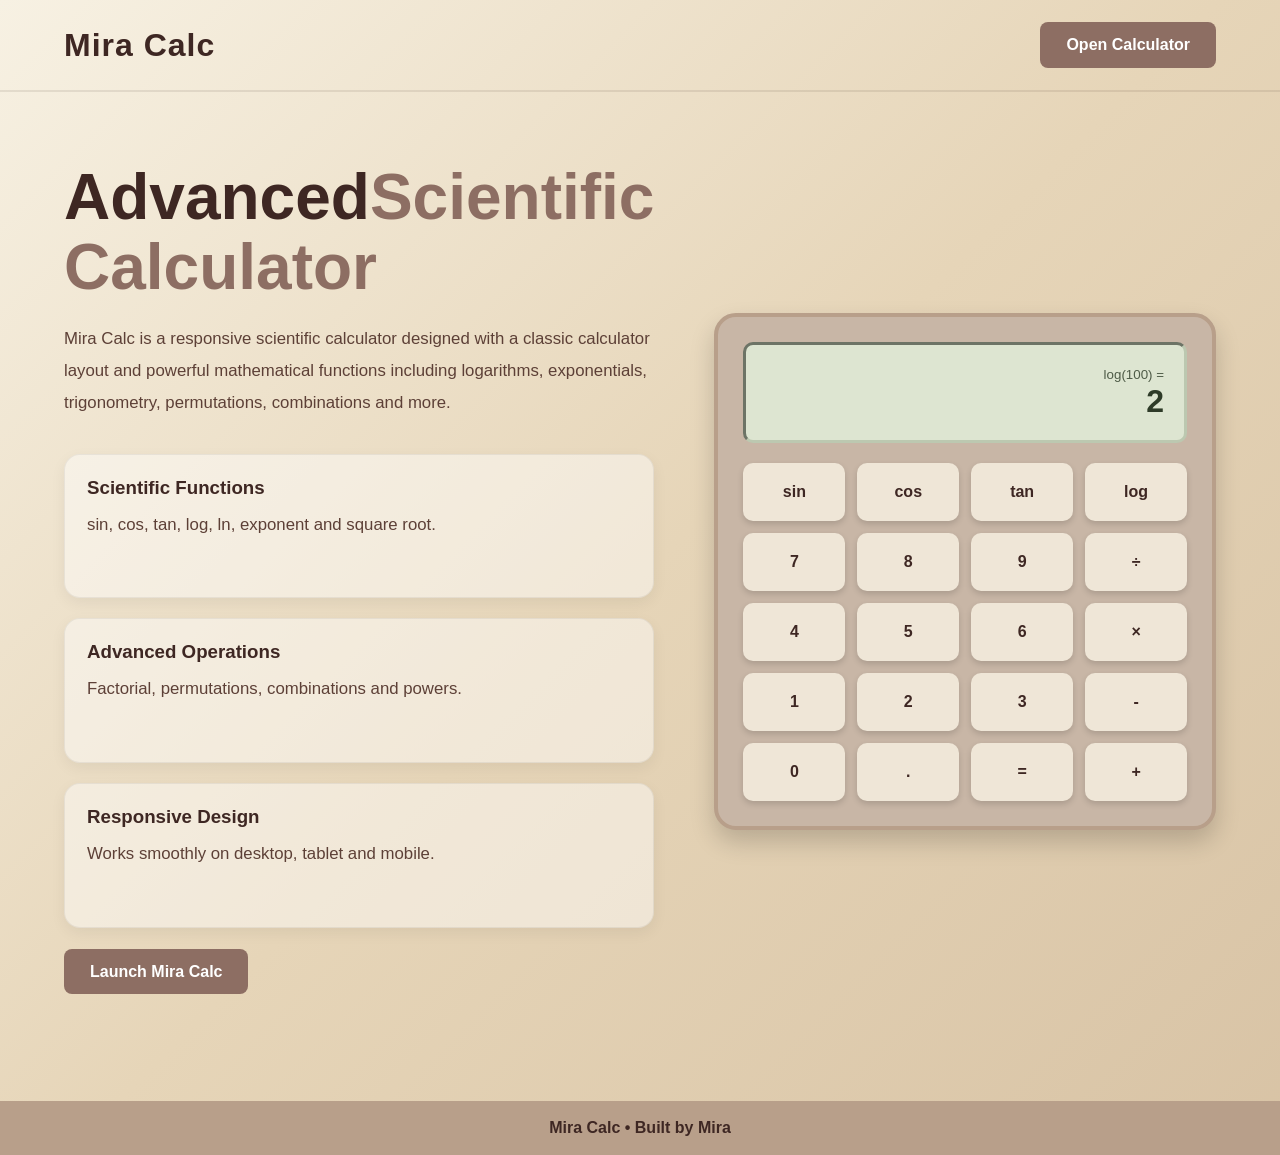
<file: index.html>
<!DOCTYPE html>
<html lang="en">
<head>
  <meta charset="UTF-8">
  <meta name="viewport" content="width=device-width, initial-scale=1.0">
  <title>Mira Calc</title>
  <link rel="stylesheet" href="style.css">
</head>

<body>
<header>
  <div class="container nav">
    <h2>Mira Calc</h2>
    <a href="calculator.html" class="nav-btn"> Open Calculator </a>
  </div>
</header>

<section class="hero">
  <div class="container hero-content">
    <div class="left">
      <h1>Advanced<span>Scientific Calculator</span></h1>

      <p>
        Mira Calc is a responsive scientific calculator designed
        with a classic calculator layout and powerful mathematical
        functions including logarithms, exponentials, trigonometry,
        permutations, combinations and more.
      </p>

      <div class="features">
        <div class="feature-box">
          <h3>Scientific Functions</h3>
          <p>sin, cos, tan, log, ln, exponent and square root.</p>
        </div>
        <div class="feature-box">
          <h3>Advanced Operations</h3>
          <p>Factorial, permutations, combinations and powers.</p>
        </div>
        <div class="feature-box">
          <h3>Responsive Design</h3>
          <p>Works smoothly on desktop, tablet and mobile.</p>
        </div>
      </div>

      <a href="calculator.html" class="main-btn"> Launch Mira Calc</a>
    </div>
    <div class="right">
      <div class="preview-calculator">
        <div class="preview-screen">
          <small>log(100) =</small>
          <h2>2</h2>
        </div>

        <div class="preview-buttons">

          <button>sin</button>
          <button>cos</button>
          <button>tan</button>
          <button>log</button>

          <button>7</button>
          <button>8</button>
          <button>9</button>
          <button>÷</button>

          <button>4</button>
          <button>5</button>
          <button>6</button>
          <button>×</button>

          <button>1</button>
          <button>2</button>
          <button>3</button>
          <button>-</button>

          <button>0</button>
          <button>.</button>
          <button>=</button>
          <button>+</button>

        </div>
      </div>
   </div>
  </div>
</section>
<footer>
  Mira Calc • Built by Mira
</footer>
</body>
</html>
</file>
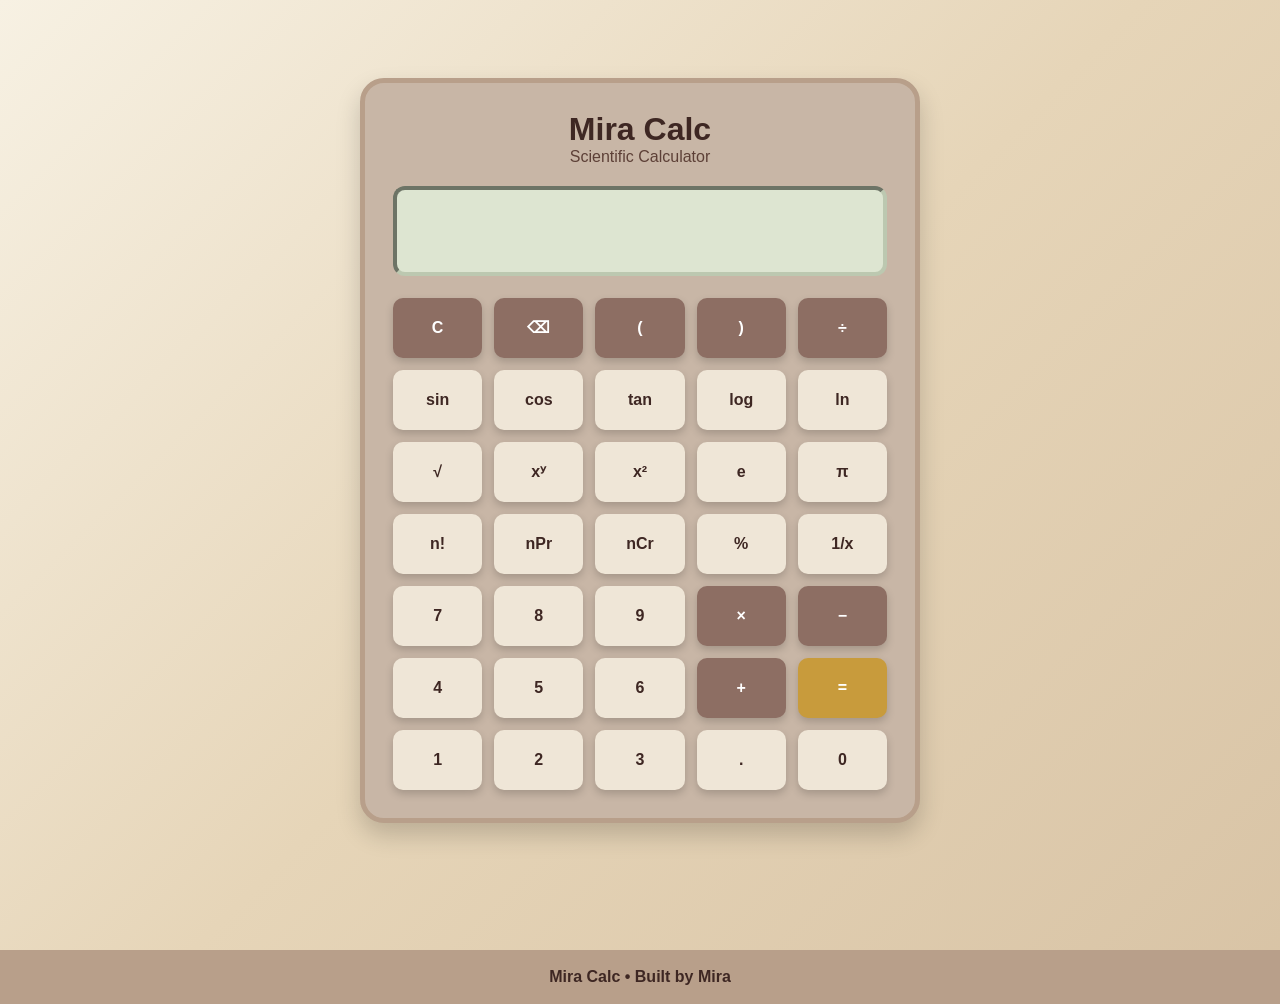
<file: calculator.html>
<!DOCTYPE html>
<html lang="en">
<head>
  <meta charset="UTF-8">
  <meta name="viewport" content="width=device-width, initial-scale=1.0">
  <title>Mira Calc</title>
  <link rel="stylesheet" href="style.css">
</head>

<body>
<div class="calculator-container">
  <div class="calculator">
    <div class="calc-top">
      <h2>Mira Calc</h2><span>Scientific Calculator</span>
    </div>
    <input type="text" id="display" readonly>
    <div class="buttons">

      <button class="operator" onclick="clearDisplay()">C</button>
      <button class="operator" onclick="deleteLast()">⌫</button>
      <button class="operator" onclick="append('(')">(</button>
      <button class="operator" onclick="append(')')">)</button>
      <button class="operator" onclick="append('/')">÷</button>

      <button onclick="append('Math.sin(')">sin</button>
      <button onclick="append('Math.cos(')">cos</button>
      <button onclick="append('Math.tan(')">tan</button>
      <button onclick="append('Math.log10(')">log</button>
      <button onclick="append('Math.log(')">ln</button>

      <button onclick="append('Math.sqrt(')">√</button>
      <button onclick="append('**')">xʸ</button>
      <button onclick="append('**2')">x²</button>
      <button onclick="append('Math.E')">e</button>
      <button onclick="append('Math.PI')">π</button>

      <button onclick="factorial()">n!</button>
      <button onclick="permutation()">nPr</button>
      <button onclick="combination()">nCr</button>
      <button onclick="append('%')">%</button>
      <button onclick="append('1/')">1/x</button>

      <button onclick="append('7')">7</button>
      <button onclick="append('8')">8</button>
      <button onclick="append('9')">9</button>
      <button class="operator" onclick="append('*')">×</button>
      <button class="operator" onclick="append('-')">−</button>

      <button onclick="append('4')">4</button>
      <button onclick="append('5')">5</button>
      <button onclick="append('6')">6</button>
      <button class="operator" onclick="append('+')">+</button>
      <button class="equal" onclick="calculate()">=</button>

      <button onclick="append('1')">1</button>
      <button onclick="append('2')">2</button>
      <button onclick="append('3')">3</button>
      <button onclick="append('.')">.</button>
      <button onclick="append('0')">0</button>
    </div>
  </div>
</div>
<script src="script.js"></script>
<footer>
  Mira Calc • Built by Mira
</footer>
</body>
</html>
</file>
<file: style.css>
:root{
  --cream:#f7f1e3;
  --beige:#d8c3a5;
  --brown:#8d6e63;
  --dark:#3e2723;
  --gold:#c89b3c;
  --screen:#dde5d1;
  --btn:#efe6d7;
  --shadow:0 12px 25px rgba(0,0,0,.18);
}
*{
  margin:0;
  padding:0;
  box-sizing:border-box;
font-family:"Sora",sans-serif;
}

body{min-height:100vh;background:linear-gradient(135deg,#f7f1e3,#e6d5b8,#d8c3a5);color:var(--dark);}
.container{width:90%;max-width:1200px;margin:auto;}
header{padding:22px 0;border-bottom:2px solid rgba(62,39,35,.1);}
.nav{display:flex; justify-content:space-between;align-items:center;}
.nav h2{font-size:2rem;color:var(--dark);letter-spacing:1px;}
.nav-btn,
.main-btn{
  text-decoration:none;
  background:var(--brown);
  color:#fff;
  padding:12px 24px;
  border-radius:8px;
  font-weight:600;
  transition:.2s;
  border:2px solid transparent;
}
.nav-btn:hover,
.main-btn:hover{
  background:transparent;
  border:2px solid var(--brown);
  color:var(--brown);
}
.hero{padding:70px 0;}
.hero-content{
  display:grid;
  grid-template-columns:1fr 1fr;
  gap:60px;
  align-items:center;
}
.left h1{font-size:4rem; line-height:1.1; margin-bottom:20px;}
.left h1 span{color:var(--brown);}
.left p{font-size:1.05rem; line-height:1.9; margin-bottom:35px; color:#5d4037;}
.features{display:grid; gap:20px; margin-bottom:35px;}

.feature-box{
  background:rgba(255,255,255,.45);
  padding:22px;
  border-radius:16px;
  border:1px solid rgba(0,0,0,.06);
  box-shadow:0 5px 15px rgba(0,0,0,.06);
}

.feature-box h3{margin-bottom:10px; color:var(--dark);}
.preview-calculator{
  background:#c8b6a6;
  padding:25px;
  border-radius:22px;
  box-shadow:var(--shadow);
  border:4px solid #b89f8a;
}

.preview-screen{
  background:var(--screen);
  padding:20px;
  border-radius:10px;
  margin-bottom:20px;
  text-align:right;
  border:3px inset #bcc8b0;
}

.preview-screen small{color:#4e5b47;}
.preview-screen h2{font-size:2rem; color:#2e3b28;}
.preview-buttons{ display:grid; grid-template-columns:repeat(4,1fr); gap:12px;}

.preview-buttons button{
  height:58px;
  border:none;
  border-radius:10px;
  background:var(--btn);
  font-size:1rem;
  font-weight:700;
  color:var(--dark);
  box-shadow:0 3px 6px rgba(0,0,0,.15);
}

footer{
  background:#b89f8a;
  text-align:center;
  padding:18px;
  font-weight:600;
  margin-top:50px;
  color:var(--dark);
}

.calculator-container{
  min-height:100vh;
  display:flex;
  justify-content:center;
  align-items:center;
  padding:30px 20px;
}

.calculator{
  width:100%;
  max-width:560px;
  background:#c8b6a6;
  padding:28px;
  border-radius:24px;
  border:5px solid #b89f8a;
  box-shadow:var(--shadow);
}

.calc-top{ text-align:center; margin-bottom:20px;}
.calc-top h2{ font-size:2rem; color:var(--dark);}
.calc-top span{ color:#5d4037;}

#display{
  width:100%;
  height:90px;
  border:none;
  outline:none;
  background:var(--screen);
  border-radius:12px;
  margin-bottom:22px;
  text-align:right;
  padding:20px;
  font-size:2rem;
  font-weight:bold;
  color:#2e3b28;
  border:4px inset #bcc8b0;
}

.buttons{
  display:grid;
  grid-template-columns:repeat(5,1fr);
  gap:12px;
}

.buttons button{
  height:60px;
  border:none;
  border-radius:10px;
  background:var(--btn);
  font-size:1rem;
  font-weight:700;
  color:var(--dark);
  cursor:pointer;
  box-shadow:0 4px 8px rgba(0,0,0,.18);
  transition:.15s;
}

.buttons button:hover{ transform:translateY(-2px);}
.buttons button:active{transform:scale(.96);}
.operator{background:var(--brown)!important; color:#fff!important;}
.equal{ background:var(--gold)!important; color:#fff!important;}

@media(max-width:900px){
  .hero-content{ grid-template-columns:1fr;}
  .left{ ext-align:center;}
  .left h1{ font-size:3rem;
  }
}

@media(max-width:600px){
  .buttons{grid-template-columns:repeat(4,1fr); }
  .buttons button{height:55px;  font-size:.9rem;}
  #display{font-size:1.5rem;}
  .left h1{font-size:2.4rem;}
  .nav{ flex-direction:column;gap:15px; }
}
</file>
